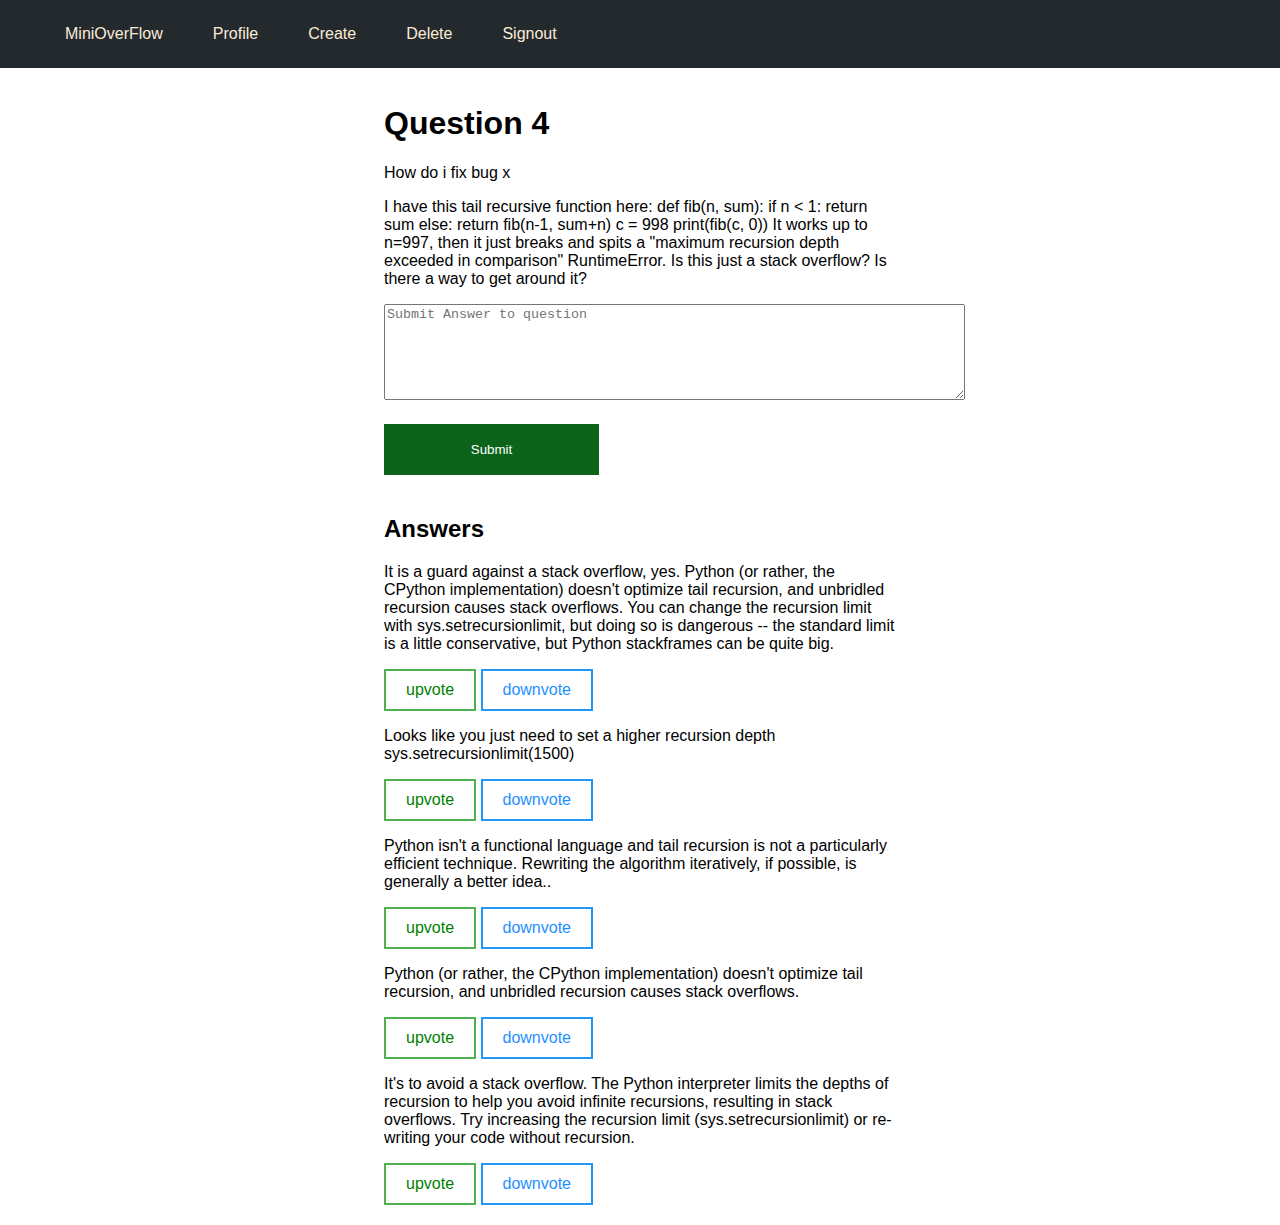
<file: index.html>
<!DOCTYPE html>
<html lang="en">
<head>
    <meta charset="UTF-8">
    <meta name="viewport" content="width=device-width, initial-scale=1.0">
    <meta http-equiv="X-UA-Compatible" content="ie=edge">
    <link rel="stylesheet" href="css/styles.css">
    <title>welcome Home</title>
</head>
<body>
    <nav>
        <ul class="nav-bar">
            <li><a href="index.html">MiniOverFlow</a></li>
            <li><a href="profile.html">Profile</a></li>
            <li><a href="post.html">Create</a></li>
            <li><a href="delete.html">Delete</a></li>
            <li id="" class="signout"><a href="login.html">Signout</a></li>
        </ul>
    </nav>

    <main>
        <form action="" class="main-form">
            <div class="question">
                <h1 class="question_title">Question 4</h1>
                <p>How do i fix bug x</p>
                <p>
                I have this tail recursive function here:
                def fib(n, sum):
                    if n < 1:
                        return sum
                    else:
                        return fib(n-1, sum+n)

                c = 998
                print(fib(c, 0))
                It works up to n=997, then it just breaks and spits a "maximum recursion depth exceeded in comparison" RuntimeError. Is this just a stack overflow? Is there a way to get around it?
                </p>
                </div>
                <div class="answer">
                    <form action="">
                        <!-- <input type="text" placeholder="Enter Answer"> -->
                        <textarea name="Enter Answer" id="" cols="70" rows="6" placeholder="Submit Answer to question"></textarea>
                    </form>
                    <button class="btn">Submit</button>
                    <h2 class="Answers-header">Answers</h2>
                    <div class="posted_anwsers">
                        <p>It is a guard against a stack overflow, yes. Python (or rather, the CPython implementation) doesn't optimize tail recursion, and unbridled recursion causes stack overflows. You can change the recursion limit with sys.setrecursionlimit, but doing so is dangerous -- the standard limit is a little conservative, but Python stackframes can be quite big.</p>
                        <div class="">
                            <button type="button" class="upvote">upvote</button>
                            <button type="button" class="downvote">downvote</button>
                        </div>
                    </div>
                    <div class="posted_anwsers">
                        <p>Looks like you just need to set a higher recursion depth sys.setrecursionlimit(1500)</p>
                        <div class="">
                            <button type="button" class="upvote">upvote</button>
                            <button type="button" class="downvote">downvote</button>
                        </div>
                    </div>

                    <div class="posted_anwsers">
                        <p>Python isn't a functional language and tail recursion is not a particularly efficient technique. Rewriting the algorithm iteratively, if possible, is generally a better idea..</p>
                        <div class="">
                            <button type="button" class="upvote">upvote</button>
                            <button type="button" class="downvote">downvote</button>
                        </div>
                    </div>

                    <div class="posted_anwsers">
                        <p>Python (or rather, the CPython implementation) doesn't optimize tail recursion, and unbridled recursion causes stack overflows. </p>
                        <div class="">
                            <button type="button" class="upvote">upvote</button>
                            <button type="button" class="downvote">downvote</button>
                        </div>
                    </div>

                    <div class="posted_anwsers">
                        <p>It's to avoid a stack overflow. The Python interpreter limits the depths of recursion to help you avoid infinite recursions, resulting in stack overflows. Try increasing the recursion limit (sys.setrecursionlimit) or re-writing your code without recursion.</p>
                        <div class="">
                            <button type="button" class="upvote">upvote</button>
                            <button type="button" class="downvote">downvote</button>
                        </div>
                    </div>

                   
                </div>
        </form>
    </main>
</body>
</html>
</file>
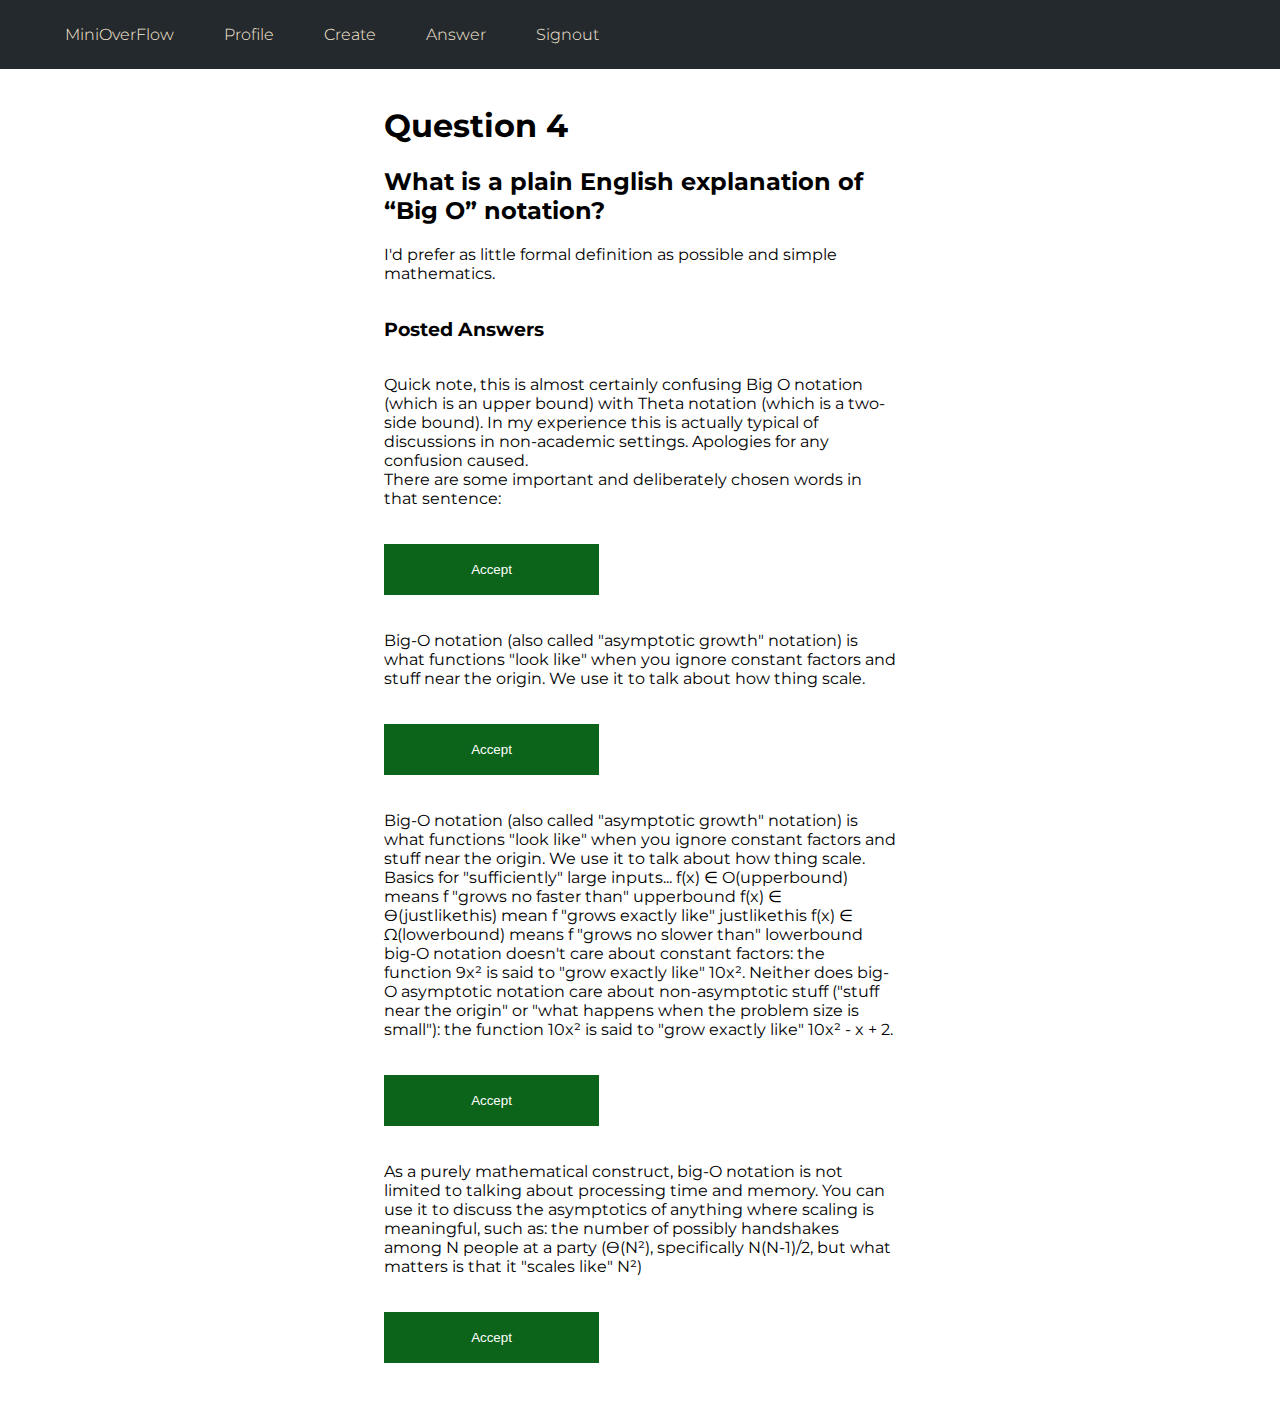
<file: accept_answer.html>
<!DOCTYPE html>
<html lang="en">
<head>
    <meta charset="UTF-8">
    <meta name="viewport" content="width=device-width, initial-scale=1.0">
    <meta http-equiv="X-UA-Compatible" content="ie=edge">
    <link rel="stylesheet" href="css/styles.css">
    <link href="https://fonts.googleapis.com/css?family=Montserrat" rel="stylesheet">
    <title>Accept</title>
</head>
<body>
    <nav>
        <ul class="nav-bar">
            <li><a href="index.html">MiniOverFlow</a></li>
            <li><a href="profile.html">Profile</a></li>
            <li><a href="post.html">Create</a></li>
            <li><a href="post_answer.html">Answer</a></li>
            <li id="" class="signout"><a href="login.html">Signout</a></li>
        </ul>
    </nav>

    <main>
        <form action="" class="main-form">
                <div class="question">
                    <h1>Question 4</h1>
                    <h2>What is a plain English explanation of “Big O” notation?</h2>
                    <p>
                    I'd prefer as little formal definition as possible and simple mathematics.
                    </p> 
                    </div>
                    <h3>Posted Answers</h3>
                    <div class="posted_anwsers">
                        <p>Quick note, this is almost certainly confusing Big O notation (which is an upper bound) with Theta notation (which is a two-side bound). In my experience this is actually typical of discussions in non-academic settings. Apologies for any confusion caused. <br>There are some important and deliberately chosen words in that sentence:</p>
                        <div class="">
                            <button type="button" class="btn">Accept</button>
                        </div>
                    </div>
                        <div class="posted_anwsers">
                        <p>Big-O notation (also called "asymptotic growth" notation) is what functions "look like" when you ignore constant factors and stuff near the origin. We use it to talk about how thing scale.</p>
                        <div class="">
                            <button type="button" class="btn">Accept</button>
                        </div>
                    </div>
                        <div class="posted_anwsers">
                        <p>
                            Big-O notation (also called "asymptotic growth" notation) is what functions "look like" when you ignore constant factors and stuff near the origin. We use it to talk about how thing scale.

                            Basics

                            for "sufficiently" large inputs...

                            f(x) ∈ O(upperbound) means f "grows no faster than" upperbound
                            f(x) ∈ Ɵ(justlikethis) mean f "grows exactly like" justlikethis
                            f(x) ∈ Ω(lowerbound) means f "grows no slower than" lowerbound
                            big-O notation doesn't care about constant factors: the function 9x² is said to "grow exactly like" 10x². Neither does big-O asymptotic notation care about non-asymptotic stuff ("stuff near the origin" or "what happens when the problem size is small"): the function 10x² is said to "grow exactly like" 10x² - x + 2.</p>
                        <div class="">
                            <button type="button" class="btn">Accept</button>
                        </div>
                    </div>
                        <div class="posted_anwsers">
                            <p>As a purely mathematical construct, big-O notation is not limited to talking about processing time and memory. You can use it to discuss the asymptotics of anything where scaling is meaningful, such as:

                            the number of possibly handshakes among N people at a party (Ɵ(N²), specifically N(N-1)/2, but what matters is that it "scales like" N²)</p>
                        <div class="">
                            <button type="button" class="btn">Accept</button>
                        </div>
                    </div>
        </form>
    </main>
</body>
</html>
</file>
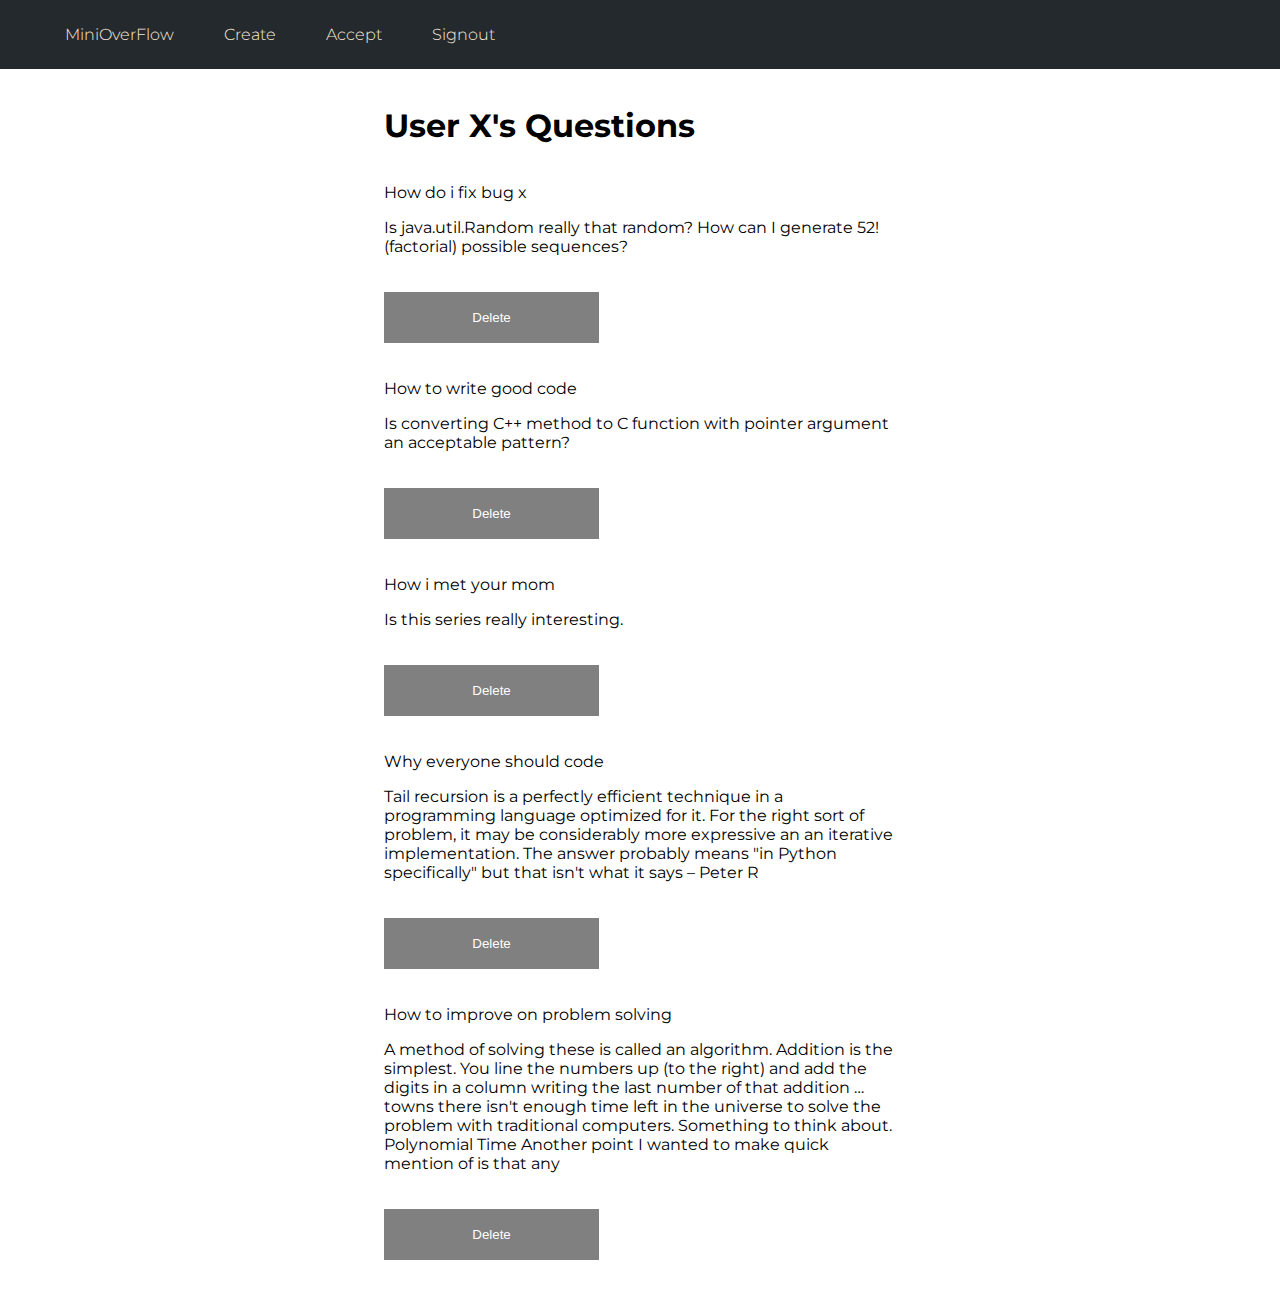
<file: delete.html>
<!DOCTYPE html>
<html lang="en">
<head>
    <meta charset="UTF-8">
    <meta name="viewport" content="width=device-width, initial-scale=1.0">
    <meta http-equiv="X-UA-Compatible" content="ie=edge">
    <link rel="stylesheet" href="css/styles.css">
    <link href="https://fonts.googleapis.com/css?family=Montserrat" rel="stylesheet">
    <title>Delete Answer</title>
</head>
<body>
    <nav>
        <ul class="nav-bar">
            <li><a href="index.html">MiniOverFlow</a></li>
            <li><a href="post.html">Create</a></li>
            <li><a href="accept_answer.html">Accept</a></li>
            <li id="" class="signout"><a href="login.html">Signout</a></li>
        </ul>
    </nav>

    <main>
        <form action="" class="main-form">
            <h1>User X's Questions</h1>
                <div class="question">
                    <p>How do i fix bug x</p>
                    <p>
                    Is java.util.Random really that random? How can I generate 52! (factorial) possible sequences?
                    </p>
                    <div class="delete">
                        <button type="button" class="btn btn-delete">Delete</button>
                    </div>
                <div class="question">
                    <p>How to write good code</p>
                    <p>
                    Is converting C++ method to C function with pointer argument an acceptable pattern?
                    </p>
                    <div class="delete">
                        <button type="button" class="btn btn-delete">Delete</button>
                    </div>
                <div class="question">
                    <p>How i met your mom</p>
                    <p>
                    Is this series really interesting.
                    </p>
                    <div class="delete">
                        <button type="button" class="btn btn-delete">Delete</button>
                    </div>
                <div class="question">
                    <p>Why everyone should code</p>
                    <p>
                    Tail recursion is a perfectly efficient technique in a programming language optimized for it. For the right sort of problem, it may be considerably more expressive an an iterative implementation. The answer probably means "in Python specifically" but that isn't what it says – Peter R 
                    </p>
                    <div class="delete">
                        <button type="button" class="btn btn-delete">Delete</button>
                    </div>
                <div class="question">
                    <p>How to improve on problem solving</p>
                    <p>
                    A method of solving these is called an algorithm. Addition is the simplest. You line the numbers up (to the right) and add the digits in a column writing the last number of that addition … towns there isn't enough time left in the universe to solve the problem with traditional computers. Something to think about. Polynomial Time Another point I wanted to make quick mention of is that any 
                    </p>
                    <div class="delete">
                        <button type="button" class="btn btn-delete">Delete</button>
                    </div>
            </div>
        </form>
    </main>
</body>
</html>
</file>
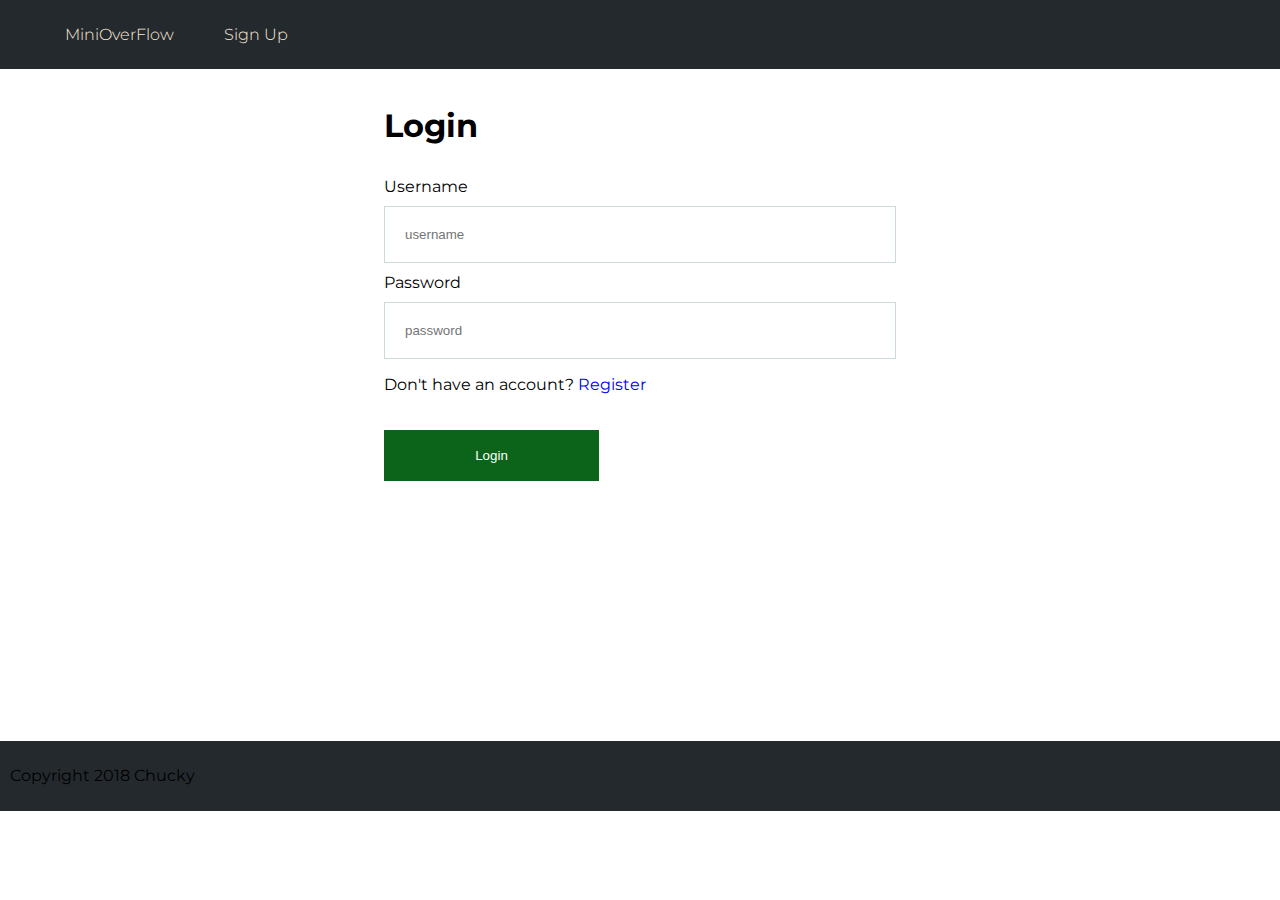
<file: login.html>
<!DOCTYPE html>
<html lang="en">
<head>
    <meta charset="UTF-8">
    <meta name="viewport" content="width=device-width, initial-scale=1.0">
    <meta http-equiv="X-UA-Compatible" content="ie=edge">
    <link rel="stylesheet" href="css/styles.css">
    <link href="https://fonts.googleapis.com/css?family=Montserrat" rel="stylesheet">
    <title>Login</title>
</head>
<body>
    <nav>
        <ul class="nav-bar">
            <li><a href="#">MiniOverFlow</a></li>
            <li><a href="signup.html">Sign Up</a></li>
            <!-- <li><a href="post_answer.html">Answers</a></li> -->
            <!-- <li><a href="post.html">post</a></li> -->
            <!-- <li id="" class="signout"><a href="#">Signout</a></li> -->
        </ul>
    </nav>

    <main>
        <form action="index.html" class="main-form">
            <h1 class="form-head">Login</h1>
            <label for="">Username</label>
            <input type="text" name="username" id="username" placeholder="username" required>
            <label for="">Password</label>
            <input type="password" name="password" id="password" placeholder="password" required minlength="6">
            <p>Don't have an account?<a href="signup.html"> Register</a></p>
            <button class="btn">Login</button>
        </form>
    </main>
    <footer class="page_footer_login">
        <p>Copyright 2018 Chucky</p>
    </footer>
</body>
</html>
</file>
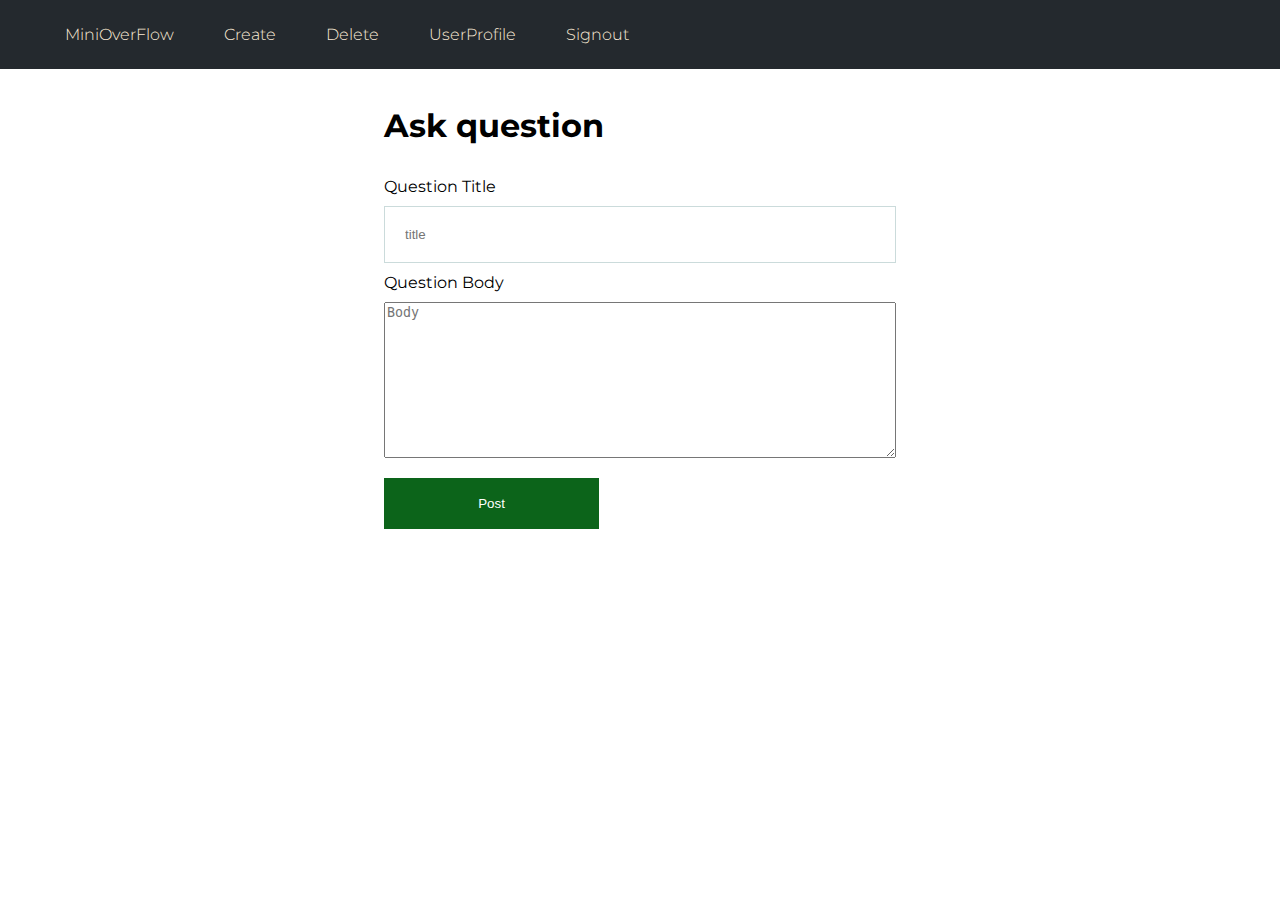
<file: post.html>
<!DOCTYPE html>
<html lang="en">
<head>
    <meta charset="UTF-8">
    <meta name="viewport" content="width=device-width, initial-scale=1.0">
    <meta http-equiv="X-UA-Compatible" content="ie=edge">
    <link rel="stylesheet" href="css/styles.css">
    <link href="https://fonts.googleapis.com/css?family=Montserrat" rel="stylesheet">
    <title>Post Answer</title>
</head>
<body>
    <nav>
        <ul class="nav-bar">
            <li><a href="index.html">MiniOverFlow</a></li>
            <li><a href="post.html">Create</a></li>
            <li><a href="delete.html">Delete</a></li>
            <li><a href="profile.html">UserProfile</a></li>
            <li id="" class="signout"><a href="login.html">Signout</a></li>
        </ul>
    </nav>

    <main class="post">
        <form action="" class="main-form">
            <h1 class="form-head">Ask question</h1>
            <label for="">Question Title</label>
            <input type="text" name="username" id="username" placeholder="title">
            <label for="">Question Body</label>
            <textarea name="" id="" cols="30" rows="10" placeholder="Body"></textarea>
            <button class="btn">Post</button>
        </form>
    </main>
</body>
</html>
</file>
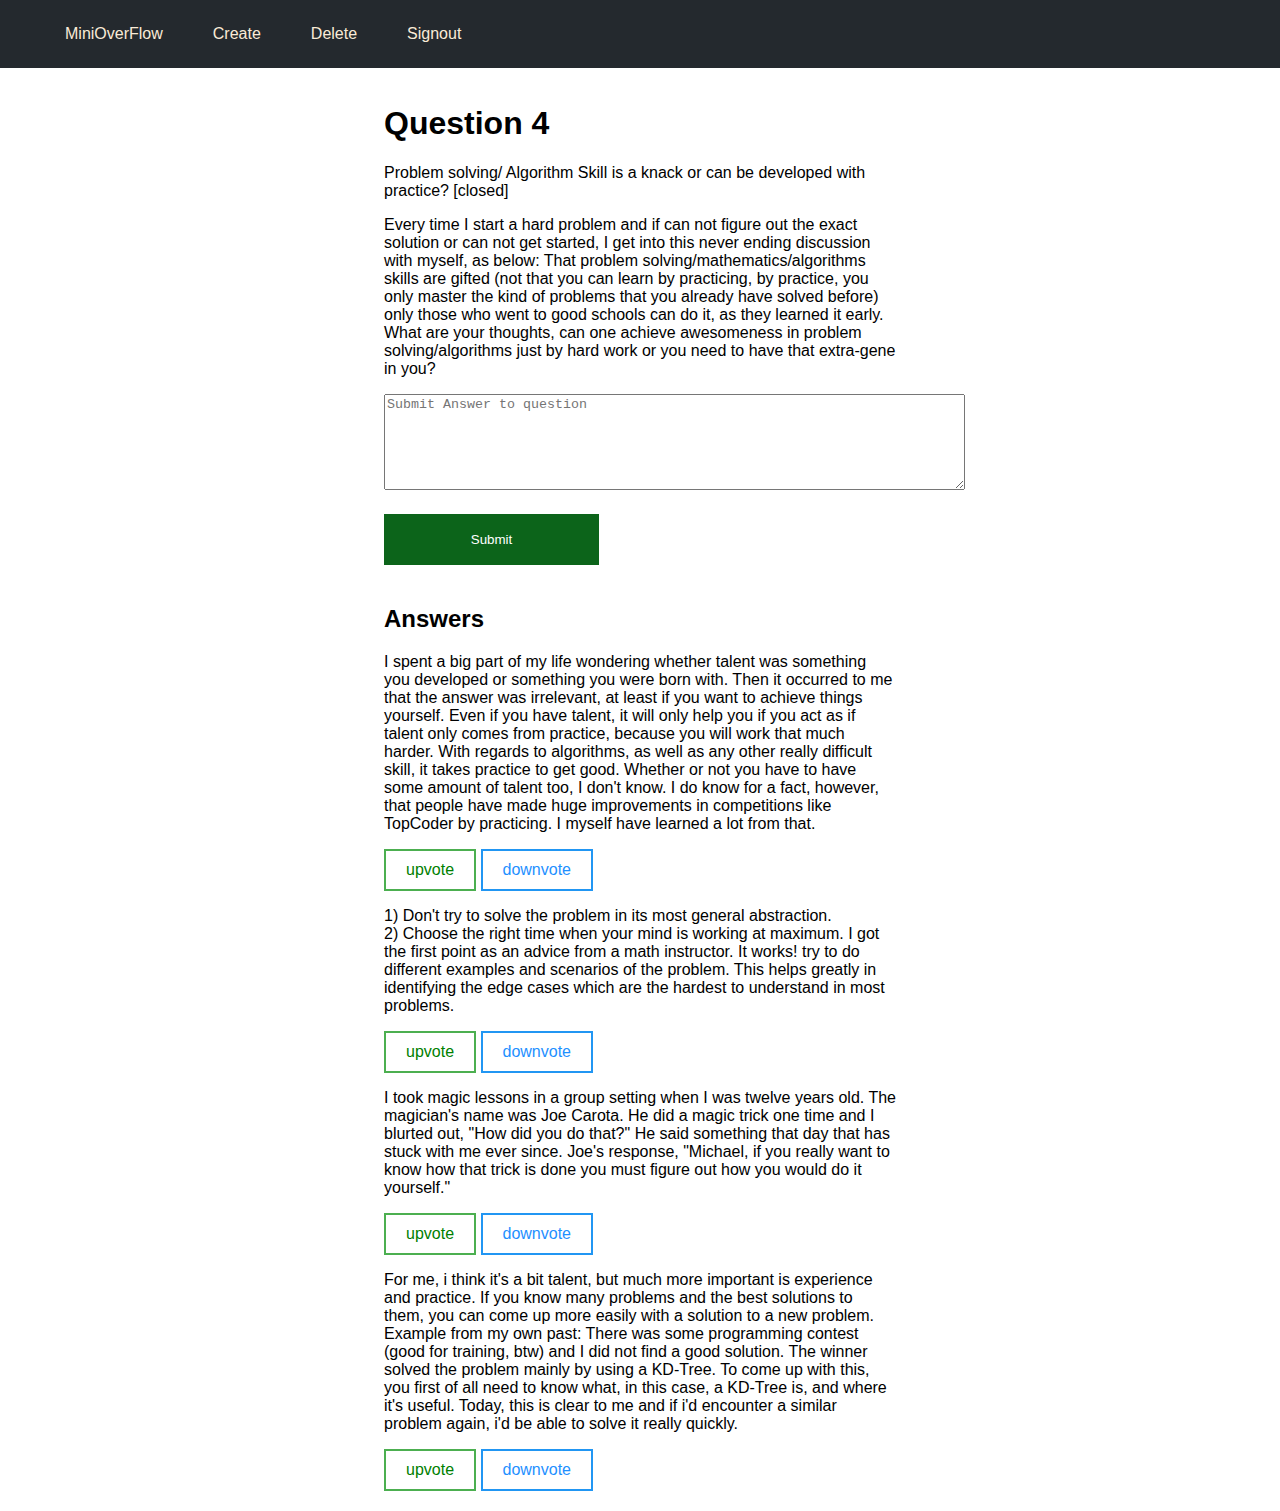
<file: post_answer.html>
<!DOCTYPE html>
<html lang="en">
<head>
    <meta charset="UTF-8">
    <meta name="viewport" content="width=device-width, initial-scale=1.0">
    <meta http-equiv="X-UA-Compatible" content="ie=edge">
    <link rel="stylesheet" href="css/styles.css">
    <title>welcome</title>
</head>
<body>
    <nav>
        <ul class="nav-bar">
            <li><a href="index.html">MiniOverFlow</a></li>
            <li><a href="post.html">Create</a></li>
            <li><a href="delete.html">Delete</a></li>
            <li id="" class="signout"><a href="login.html">Signout</a></li>
        </ul>
    </nav>

    <main>
        <form action="" class="main-form">
            <div class="question">
                <h1 class="question_title">Question 4</h1>
                <p>Problem solving/ Algorithm Skill is a knack or can be developed with practice? [closed]</p>
                <p>
                Every time I start a hard problem and if can not figure out the exact solution or can not get started, I get into this never ending discussion with myself, as below:

                That problem solving/mathematics/algorithms skills are gifted (not that you can learn by practicing, by practice, you only master the kind of problems that you already have solved before)

                only those who went to good schools can do it, as they learned it early.

                What are your thoughts, can one achieve awesomeness in problem solving/algorithms just by hard work or you need to have that extra-gene in you?
                </p>
                </div>
                <div class="answer">
                    <form action="">
                        <!-- <input type="text" placeholder="Enter Answer"> -->
                        <textarea name="Enter Answer" id="" cols="70" rows="6" placeholder="Submit Answer to question"></textarea>
                    </form>
                    <button class="btn">Submit</button>
                    <h2 class="Answers-header">Answers</h2>
                    <div class="posted_anwsers">
                        <p>I spent a big part of my life wondering whether talent was something you developed or something you were born with. Then it occurred to me that the answer was irrelevant, at least if you want to achieve things yourself. Even if you have talent, it will only help you if you act as if talent only comes from practice, because you will work that much harder.

                        With regards to algorithms, as well as any other really difficult skill, it takes practice to get good. Whether or not you have to have some amount of talent too, I don't know. I do know for a fact, however, that people have made huge improvements in competitions like TopCoder by practicing. I myself have learned a lot from that.</p>
                        <div class="">
                            <button type="button" class="upvote">upvote</button>
                            <button type="button" class="downvote">downvote</button>
                        </div>
                    </div>
                    <div class="posted_anwsers">
                        <p>1) Don't try to solve the problem in its most general abstraction. <br>
                           2) Choose the right time when your mind is working at maximum.

                            I got the first point as an advice from a math instructor. It works! try to do different examples and scenarios of the problem. This helps greatly in identifying the edge cases which are the hardest to understand in most problems.</p>
                        <div class="">
                            <button type="button" class="upvote">upvote</button>
                            <button type="button" class="downvote">downvote</button>
                        </div>
                    </div>

                    <div class="posted_anwsers">
                        <p>I took magic lessons in a group setting when I was twelve years old. The magician's name was Joe Carota. He did a magic trick one time and I blurted out, "How did you do that?" He said something that day that has stuck with me ever since.

                        Joe's response, "Michael, if you really want to know how that trick is done you must figure out how you would do it yourself."</p>
                        <div class="">
                            <button type="button" class="upvote">upvote</button>
                            <button type="button" class="downvote">downvote</button>
                        </div>
                    </div>

                    <div class="posted_anwsers">
                        <p>For me, i think it's a bit talent, but much more important is experience and practice. If you know many problems and the best solutions to them, you can come up more easily with a solution to a new problem.

                        Example from my own past: There was some programming contest (good for training, btw) and I did not find a good solution. The winner solved the problem mainly by using a KD-Tree. To come up with this, you first of all need to know what, in this case, a KD-Tree is, and where it's useful. Today, this is clear to me and if i'd encounter a similar problem again, i'd be able to solve it really quickly.

                        </p>
                        <div class="">
                            <button type="button" class="upvote">upvote</button>
                            <button type="button" class="downvote">downvote</button>
                        </div>
                    </div>
                   
                </div>
        </form>
    </main>
</body>
</html>
</file>
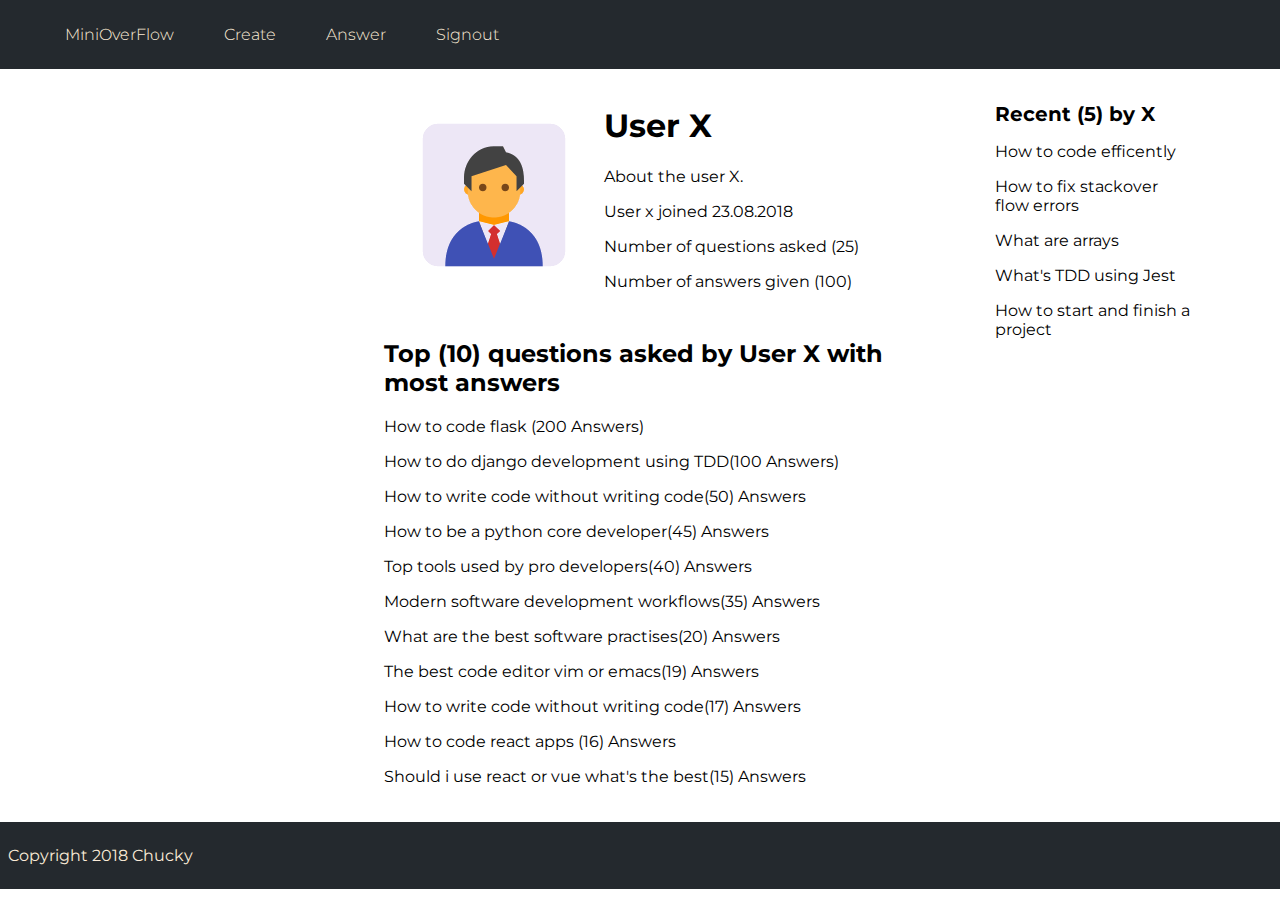
<file: profile.html>
<!DOCTYPE html>
<html lang="en">
<head>
    <meta charset="UTF-8">
    <meta name="viewport" content="width=device-width, initial-scale=1.0">
    <meta http-equiv="X-UA-Compatible" content="ie=edge">
    <link rel="stylesheet" href="css/styles.css">
    <link href="https://fonts.googleapis.com/css?family=Montserrat" rel="stylesheet">
    <title>Welcome Profile</title>
</head>
<body>
    <nav>
        <ul class="nav-bar">
            <li><a href="index.html">MiniOverFlow</a></li>
            <li><a href="post.html">Create</a></li>
            <li><a href="post_answer.html">Answer</a></li>
            <li id="" class="signout"><a href="login.html">Signout</a></li>
        </ul>
    </nav>

    <main>
        <div  class="user">
                    <div class="user_details_items">
                        <div class="user_holder">
                            <div class="image">
                                <img src="img/user.png" alt="user image">
                            </div>
                            <div class="user_details">
                                <h1>User X</h1>
                                <p>About the user X.</p>
                                <p>User x joined 23.08.2018</p>
                                <p>Number of questions asked (25)</p>
                                <p>Number of answers given (100)</p>
                            </div>
                        </div>
                        <div class="user_most_answers">
                            <h2>Top (10) questions asked by User X   with most answers</h2>
                            <p>How to code flask (200 Answers)</p>
                            <p>How to do django development using TDD(100 Answers)</p>
                            <p>How to write code without writing code(50) Answers</p>
                            <p>How to be a python core developer(45) Answers</p>
                            <p>Top tools used by pro developers(40) Answers</p>
                            <p>Modern software development workflows(35) Answers</p>
                            <p>What are the best software practises(20) Answers</p>
                            <p>The best code editor vim or emacs(19) Answers</p>
                            <p>How to write code without writing code(17) Answers</p>
                            <p>How to code react apps (16) Answers</p>
                            <p>Should i use react or vue what's the best(15) Answers</p>
                        </div>
                </div>
                    <aside class="recent_question">
                        <div class="">
                            <h2 class="user_question_header">Recent (5) by X</h2>
                            <p>How to code efficently</p>
                            <p>How to fix stackover flow errors</p>
                            <p>What are arrays</p>
                            <p>What's TDD using Jest</p>
                            <p>How to start and finish a project</p>
                        </div>
                    </aside>
        </div>
    </main>

    <footer class="page_footer">
        <p>Copyright 2018 Chucky</p>
    </footer>
</body>
</html>
</file>
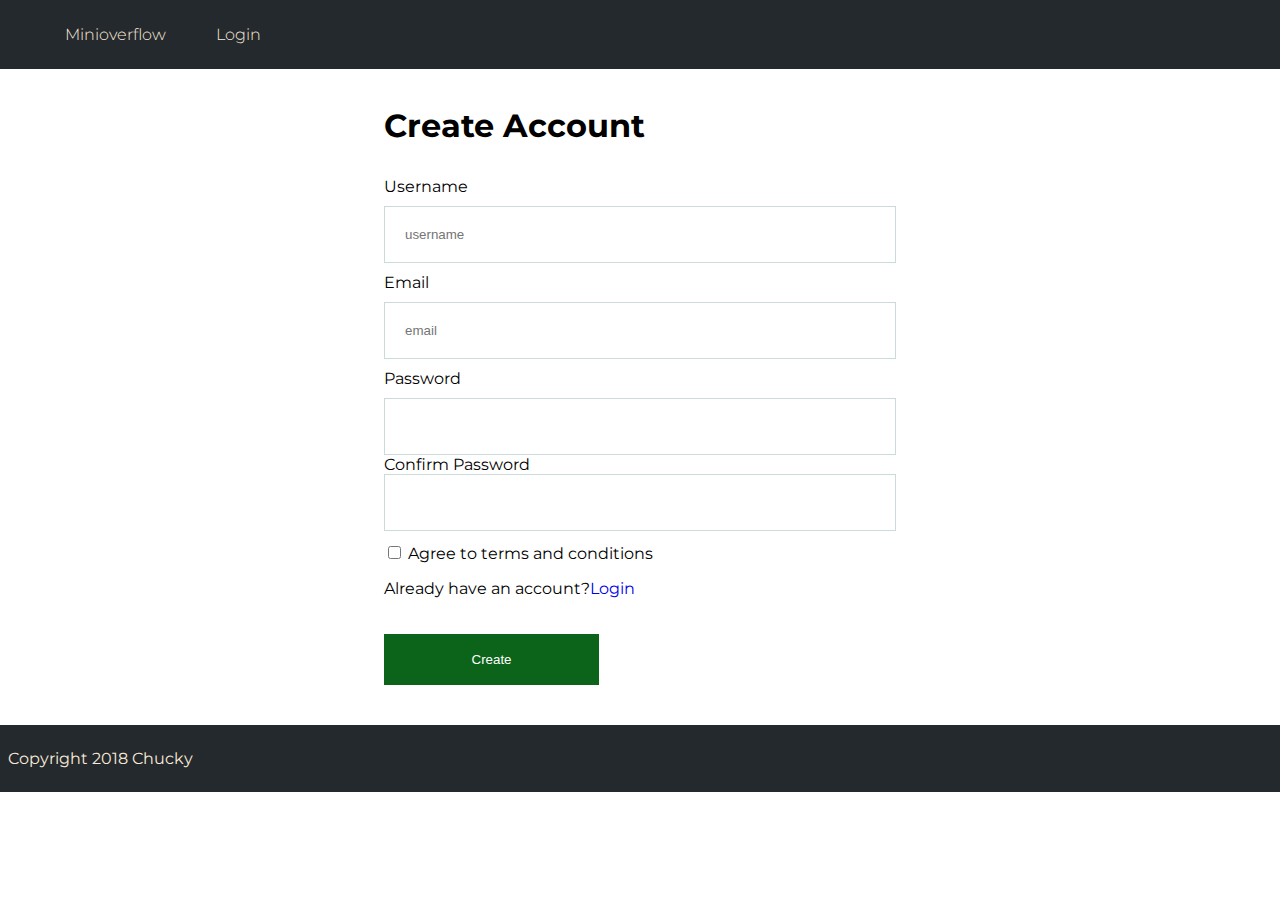
<file: signup.html>
<!DOCTYPE html>
<html lang="en">
<head>
    <meta charset="UTF-8">
    <meta name="viewport" content="width=device-width, initial-scale=1.0">
    <meta http-equiv="X-UA-Compatible" content="ie=edge">
    <link rel="stylesheet" href="css/styles.css">
    <link href="https://fonts.googleapis.com/css?family=Montserrat" rel="stylesheet">
    <title>welcome signup</title>
</head>
<body>
    <nav>
        <ul class="nav-bar">
            <li><a href="#">Minioverflow</a></li>
            <li><a href="login.html">Login</a></li>
            <!-- <li><a href="post_answer.html">Answers</a></li> -->
            <!-- <li><a href="post.html">post</a></li> -->
            <!-- <li id="" class="signout"><a href="#">Signout</a></li> -->
        </ul>
    </nav>

    <main>
        <form action="login.html" class="main-form">
            <h1 class="form-head">Create Account</h1>
            <label for="">Username</label>
            <input type="text" name="username" id="username" placeholder="username" required>
            <label for="">Email</label>
            <input type="email" name="email" id="email" placeholder="email" required>
            <label for="">Password</label>
            <input type="password" name="password" id="password" required minlength="6" maxlength="20>
            <label for="">Confirm Password</label>
            <input type="password" name="confirmpassword" id="confirmpassword" required minlength="6">
            <div class="accept">
                <input type="checkbox">
                <label for="">Agree to terms and conditions</label>
            </div>
            <p>Already have an account?<a href="login.html">Login</a></p>
            <button class="btn">Create</button>
        </form>
    </main>

    <footer class="page_footer">
        <p>Copyright 2018 Chucky</p>
    </footer>
</body>
</html>
</file>
<file: css/styles.css>
body{
    margin: 0;
    padding: 0;
    background-color: rgb(255,255,255);
    font-family: 'Montserrat', sans-serif;
}

.nav-bar  a{
    color: antiquewhite;
    text-decoration: none;
    font-weight: 300;
}

.nav-bar{
    display: flex;
    color: antiquewhite;
    margin-top:0;
    /* background-color: rgb(4, 138, 138); */
    background-color: #24292e;
    justify-content: flex-start;
    align-items: flex-start;
}

.nav-bar > li {
    list-style: none;
    padding: 25px;
}

.signout {
    /* justify-content: flex-end; */
    justify-content: flex-end;
    /* align-self: flex-end; */
    /* padding-left: 55%; */
}

main{
    display: flex;
    padding-bottom: 20px;
}

/* Forms using flexbox */
.main-form{
    display: flex;
    flex-direction: column;
    width: 40%;
    justify-content: flex-end;
    margin: auto;
}

/*Input forms styles*/
label{
    padding-top: 10px;
    padding-bottom: 10px;
}

a{
    text-decoration: none;
}

input{
    size: 30px;
    padding: 20px;
    background-color: rgb(255,255,255);
    background-size: auto;
    border-bottom-style: solid;
    border-bottom-width: 1px;
    border-left-color: rgb(203,219,219);
    border-left-style: solid;
    border-left-width: 1px;
    border-right-color: rgb(203,219,219);
    border-right-style: solid;
    border-right-width: 1px;
    border-top-color: rgb(203,219,219);
    border-top-left-radius: 0px;
    border-top-right-radius: 0px;
    border-top-style: solid;
    border-top-width: 1px;
    border-bottom-color: rgb(203,219,219);
    border-bottom-left-radius: 0px;
    border-bottom-right-radius: 0px;
    border-bottom-style: solid;
    border-bottom-width: 1px;
}


/* Buttons for the website */
.btn{
    margin: 20px;
    margin-left:0; 
    width: 42%;
    color: white;
    padding: 18px;
    background: rgb(12, 100, 26);
    border: #000;
}

.btn:hover{
    background: #000;
    outline-color: beige;
}

.btn-delete{
    background:grey;
}

.btn-delete:hover{
    background: red;
    outline-color: beige;
}
.upvote{
    border: 2px solid black;
    background-color: white;
    color: black;
    padding: 10px 20px;
    font-size: 16px;
    cursor: pointer;
    border-color: #4CAF50;
    color: green;
}

.upvote:hover {
    background-color: #4CAF50;
    color: white;
}

.downvote{
    border: 2px solid black;
    background-color: white;
    color: black;
    padding: 10px 20px;
    font-size: 16px;
    cursor: pointer;
    border-color: #2196F3;
    color: dodgerblue
}

.downvote:hover{
    border-color: #ff9800;
    color: orange;
}

/* user profile */
.user{
    width: 80%;
    margin-left:30%;
    display: flex;
}

.user_question_header{
    font-size: 20px;
}
.recent_question{
    margin-left: 10%;
    margin-right: 10%;
}

.user_holder{
    display: flex;
}

.page_footer{
    background-color: #24292e;
    color: antiquewhite;
    padding: 0.5rem;
}

.page_footer_login{
    background-color: #24292e;
    margin-top: 220px;
    padding: 0.6rem;
}

.accept{
    margin-top: 12px;
}

/*images on the profile page*/
.image{
    padding: 20px;
    margin-bottom: 10px;
}
</file>
